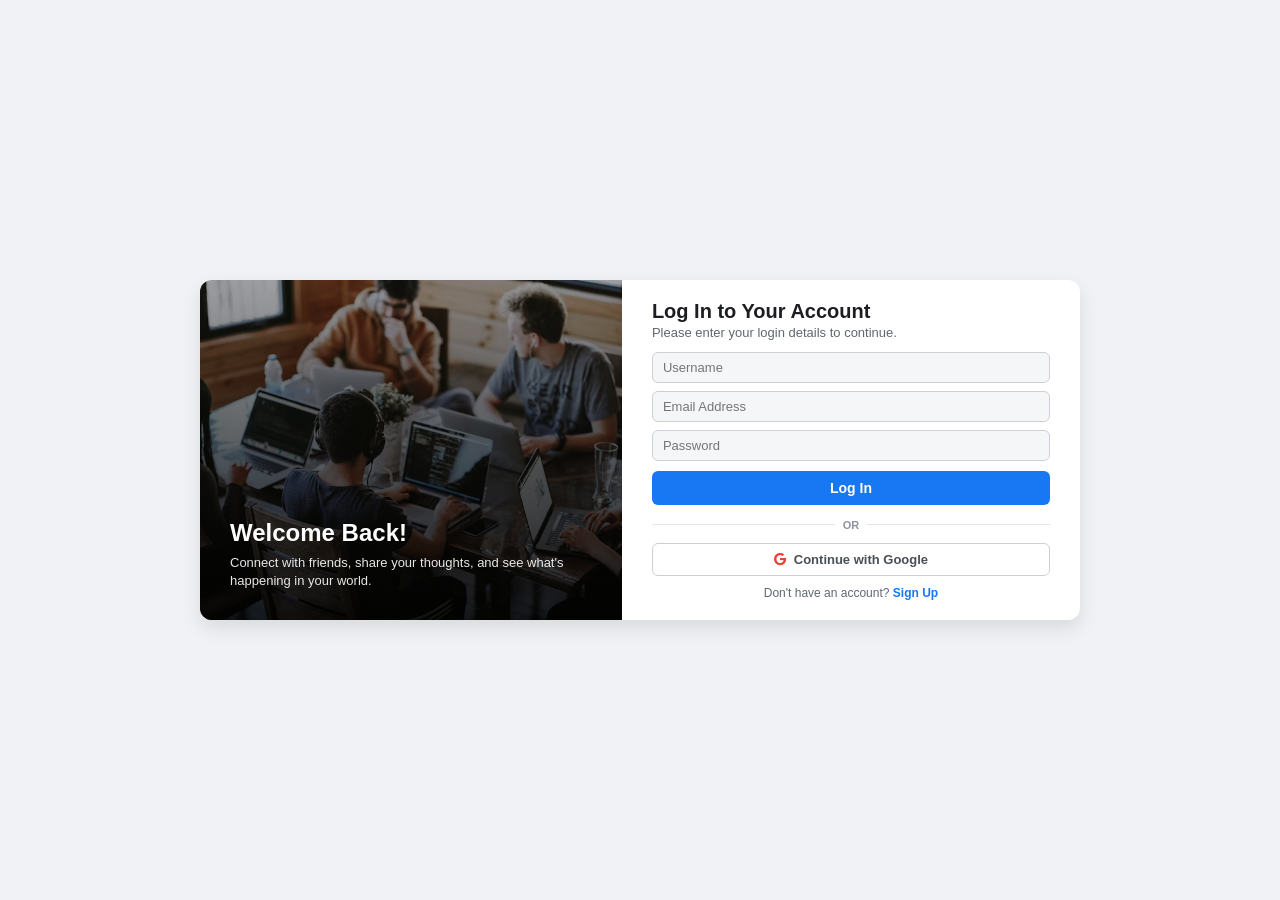
<file: index.html>
<!DOCTYPE html>
<html lang="en">

<head>
    <meta charset="UTF-8">
    <meta name="viewport" content="width=device-width, initial-scale=1.0">
    <title>Home - SocialApp</title>
    <link rel="stylesheet" href="assets/css/profile.css">
    <link rel="stylesheet" href="assets/css/home.css">
    <link rel="stylesheet" href="https://cdnjs.cloudflare.com/ajax/libs/font-awesome/6.4.0/css/all.min.css">
</head>

<body>

    <script src="assets/js/theme.js"></script>

    <div class="app-container">

        <!-- Left Sidebar Navigation -->
        <aside class="sidebar">
            <div class="sidebar-brand">
                <i class="fa-solid fa-share-nodes"></i>
                <h2>SocialApp</h2>
            </div>

            <ul class="sidebar-menu">
                <li><a href="index.html" class="active"><i class="fa-solid fa-house"></i> <span>Home</span></a></li>
                <li><a href="profile.html"><i class="fa-solid fa-user"></i> <span>Profile</span></a></li>
                <li><a href="explorer.html"><i class="fa-solid fa-compass"></i> <span>Explore</span></a></li>
                <li><a href="search.html"><i class="fa-solid fa-magnifying-glass"></i> <span>Search</span></a></li>
                <li><a href="settings.html"><i class="fa-solid fa-gear"></i> <span>Settings</span></a></li>
            </ul>

            <a href="profile.html" class="sidebar-user">
                <img id="sidebarUserDp" src="" alt="Your DP">
                <div class="sidebar-user-info">
                    <span class="sidebar-user-name" id="sidebarUserName">Loading...</span>
                    <span class="sidebar-user-handle" id="sidebarUserHandle">@user</span>
                </div>
            </a>

            <button id="logoutBtn" class="btn-logout-sidebar">
                <i class="fa-solid fa-right-from-bracket"></i> <span>Logout</span>
            </button>
        </aside>

        <!-- Main Feed Content Area -->
        <main class="main-content">

            <!-- Create Post Trigger Card -->
            <div class="create-post-card">
                <img id="homeUserDp" src="" alt="DP">
                <button id="openPostModalBtn" class="create-post-trigger">What's on your mind?</button>
            </div>

            <!-- Home Global Feed -->
            <div class="posts-section">
                <h3><i class="fa-solid fa-newspaper"></i> News Feed</h3>
                <div class="posts-feed" id="homePostsFeed">
                    <!-- Dynamic Global Posts Render Here -->
                </div>
            </div>

        </main>
    </div>

    <!-- Mobile Bottom Navigation Bar -->
    <nav class="mobile-bottom-nav">
        <a href="index.html" class="active"><i class="fa-solid fa-house"></i></a>
        <a href="explorer.html"><i class="fa-solid fa-compass"></i></a>
        <a href="#" id="mobileCreatePostBtn"><i class="fa-solid fa-plus-circle" style="color: #1877f2;"></i></a>
        <a href="search.html"><i class="fa-solid fa-magnifying-glass"></i></a>
        <a href="profile.html"><i class="fa-solid fa-user"></i></a>
    </nav>

    <!-- Modal: Create Post -->
    <div class="modal-overlay hidden" id="postModal">
        <div class="modal-card">
            <div class="modal-header">
                <h3>Create New Post</h3>
                <button class="close-btn" id="closePostModal">&times;</button>
            </div>
            <form id="createPostForm">
                <textarea id="postCaption" placeholder="What's on your mind?..." rows="3"></textarea>

                <div class="media-type-options">
                    <label><input type="radio" name="mediaSource" value="none" checked> Text Only</label>
                    <label><input type="radio" name="mediaSource" value="file"> Upload File</label>
                    <label><input type="radio" name="mediaSource" value="url"> Image/Video URL</label>
                    <label><input type="radio" name="mediaSource" value="youtube"> YouTube Video</label>
                </div>

                <div class="media-input-group hidden" id="fileUploadGroup">
                    <input type="file" id="postMediaFile" accept="image/*,video/*">
                </div>

                <div class="media-input-group hidden" id="urlUploadGroup">
                    <input type="url" id="postMediaUrl" placeholder="Paste Image or Video URL...">
                </div>

                <div class="media-input-group hidden" id="youtubeUploadGroup">
                    <input type="url" id="postYoutubeUrl" placeholder="Paste YouTube video link (e.g. https://youtube.com/watch?v=...)">
                </div>

                <button type="submit" class="btn btn-primary btn-full mt-10"><i class="fa-solid fa-paper-plane"></i>
                    Publish Post</button>
            </form>
        </div>
    </div>

    <script src="assets/js/home.js"></script>
</body>

</html>
</file>
<file: assets/css/profile.css>
* {
    margin: 0;
    padding: 0;
    box-sizing: border-box;
    font-family: 'Segoe UI', Tahoma, Geneva, Verdana, sans-serif;
}

body {
    background-color: #f0f2f5;
    color: #1c1e21;
}

/* App Main Layout Grid */
.app-container {
    display: flex;
    min-height: 100vh;
}

/* Laptop Sidebar Styling */
.sidebar {
    width: 250px;
    background: #ffffff;
    border-right: 1px solid #e4e6eb;
    padding: 20px 15px;
    position: fixed;
    height: 100vh;
    display: flex;
    flex-direction: column;
    justify-content: space-between;
}

.sidebar-brand {
    display: flex;
    align-items: center;
    gap: 12px;
    font-size: 20px;
    color: #1877f2;
    margin-bottom: 30px;
    padding-left: 10px;
}

.sidebar-menu {
    list-style: none;
    display: flex;
    flex-direction: column;
    gap: 8px;
}

.sidebar-menu a {
    display: flex;
    align-items: center;
    gap: 15px;
    padding: 12px 15px;
    text-decoration: none;
    color: #4b4f56;
    font-weight: 600;
    border-radius: 8px;
    transition: 0.2s;
}

.sidebar-menu a:hover,
.sidebar-menu a.active {
    background: #e7f3ff;
    color: #1877f2;
}

/* Sidebar User Avatar (shown above Logout on every app page) */
.sidebar-user {
    display: flex;
    align-items: center;
    gap: 10px;
    padding: 10px;
    margin-bottom: 10px;
    border-radius: 8px;
    background: #f0f2f5;
    text-decoration: none;
}

.sidebar-user img {
    width: 38px;
    height: 38px;
    border-radius: 50%;
    object-fit: cover;
    flex-shrink: 0;
}

.sidebar-user-info {
    display: flex;
    flex-direction: column;
    overflow: hidden;
}

.sidebar-user-name {
    font-size: 13px;
    font-weight: 700;
    color: #1c1e21;
    white-space: nowrap;
    overflow: hidden;
    text-overflow: ellipsis;
}

.sidebar-user-handle {
    font-size: 12px;
    color: #65676b;
    white-space: nowrap;
    overflow: hidden;
    text-overflow: ellipsis;
}

.btn-logout-sidebar {
    background: #fee2e2;
    color: #dc2626;
    border: none;
    padding: 12px 15px;
    border-radius: 8px;
    font-weight: 600;
    cursor: pointer;
    display: flex;
    align-items: center;
    gap: 12px;
    width: 100%;
}

/* Main Content Styling */
.main-content {
    margin-left: 250px;
    flex: 1;
    padding: 25px 40px;
    max-width: 900px;
}

/* Profile Card Area */
.profile-card {
    background: #ffffff;
    border-radius: 12px;
    overflow: hidden;
    box-shadow: 0 2px 10px rgba(0, 0, 0, 0.05);
    margin-bottom: 25px;
}

.cover-photo-box {
    height: 200px;
    background: linear-gradient(135deg, #1877f2, #00c6ff);
    position: relative;
}

.cover-img {
    width: 100%;
    height: 100%;
    object-fit: cover;
}

.cover-edit-btn {
    position: absolute;
    bottom: 12px;
    right: 12px;
    background: rgba(0, 0, 0, 0.55);
    color: #fff;
    border: none;
    padding: 8px 14px;
    border-radius: 20px;
    font-size: 12px;
    font-weight: 600;
    cursor: pointer;
    display: flex;
    align-items: center;
    gap: 6px;
    backdrop-filter: blur(2px);
}

.cover-edit-btn:hover {
    background: rgba(0, 0, 0, 0.75);
}

.profile-header-details {
    display: flex;
    justify-content: space-between;
    align-items: flex-end;
    padding: 0 25px;
    margin-top: -50px;
}

.dp-container {
    width: 120px;
    height: 120px;
    border-radius: 50%;
    border: 4px solid #ffffff;
    background: #e4e6eb;
    overflow: hidden;
    box-shadow: 0 4px 8px rgba(0, 0, 0, 0.1);
}

.profile-dp {
    width: 100%;
    height: 100%;
    object-fit: cover;
}

.profile-actions {
    display: flex;
    gap: 10px;
    margin-bottom: 10px;
}

.btn {
    padding: 9px 18px;
    border-radius: 6px;
    font-weight: 600;
    font-size: 13px;
    cursor: pointer;
    border: none;
    display: flex;
    align-items: center;
    gap: 8px;
}

.btn-primary {
    background: #1877f2;
    color: #fff;
}

.btn-primary:hover {
    background: #166fe5;
}

.btn-secondary {
    background: #e4e6eb;
    color: #1c1e21;
}

.btn-secondary:hover {
    background: #d8dadf;
}

.user-bio-section {
    padding: 15px 25px 20px 25px;
}

.user-bio-section h2 {
    font-size: 22px;
    margin-bottom: 2px;
}

.user-handle {
    color: #606770;
    font-size: 14px;
    margin-bottom: 10px;
}

.user-bio {
    font-size: 14px;
    color: #333;
    margin-bottom: 8px;
}

.user-location {
    font-size: 13px;
    color: #606770;
    margin-bottom: 15px;
}

/* Stats Counter */
.stats-counter {
    display: flex;
    gap: 35px;
    border-top: 1px solid #e4e6eb;
    padding-top: 15px;
}

.stat-box {
    display: flex;
    flex-direction: column;
    align-items: center;
}

.stat-number {
    font-size: 17px;
    font-weight: 700;
    color: #1c1e21;
}

.stat-label {
    font-size: 12px;
    color: #606770;
}

/* Feed Posts */
.posts-section h3 {
    margin-bottom: 15px;
    font-size: 18px;
    color: #1c1e21;
}

.posts-feed {
    display: flex;
    flex-direction: column;
    gap: 15px;
}

.no-posts {
    background: #ffffff;
    padding: 35px;
    text-align: center;
    border-radius: 10px;
    color: #606770;
}

.post-card {
    background: #ffffff;
    border-radius: 10px;
    padding: 18px;
    box-shadow: 0 2px 8px rgba(0, 0, 0, 0.04);
}

.post-header {
    display: flex;
    justify-content: space-between;
    align-items: center;
    margin-bottom: 12px;
}

.post-author {
    display: flex;
    align-items: center;
    gap: 10px;
}

.post-author img {
    width: 40px;
    height: 40px;
    border-radius: 50%;
    object-fit: cover;
}

.post-author h4 {
    font-size: 14px;
}

.post-author span {
    font-size: 11px;
    color: #8d949e;
}

.delete-btn {
    background: none;
    border: none;
    color: #e41e3f;
    cursor: pointer;
    font-size: 15px;
}

.post-caption {
    font-size: 14px;
    margin-bottom: 10px;
    line-height: 1.4;
}

.post-media {
    width: 100%;
    max-height: 420px;
    object-fit: contain;
    background: #000;
    border-radius: 8px;
    margin-top: 8px;
    cursor: pointer;
}

/* Modals */
.modal-overlay {
    position: fixed;
    top: 0;
    left: 0;
    width: 100%;
    height: 100%;
    background: rgba(0, 0, 0, 0.5);
    display: flex;
    justify-content: center;
    align-items: center;
    z-index: 1000;
}

.modal-overlay.hidden {
    display: none;
}

.modal-card {
    background: #fff;
    width: 90%;
    max-width: 450px;
    padding: 20px;
    border-radius: 10px;
}

.modal-header {
    display: flex;
    justify-content: space-between;
    align-items: center;
    margin-bottom: 15px;
}

.close-btn {
    background: none;
    border: none;
    font-size: 22px;
    cursor: pointer;
}

.modal-card input[type="text"],
.modal-card input[type="url"],
.modal-card textarea {
    width: 100%;
    padding: 10px;
    margin-top: 5px;
    margin-bottom: 12px;
    border: 1px solid #ccd0d5;
    border-radius: 6px;
    outline: none;
}

.media-type-options {
    display: flex;
    flex-wrap: wrap;
    gap: 10px;
    font-size: 12px;
    margin-bottom: 12px;
}

.media-input-group.hidden {
    display: none;
}

.modal-card label.field-label {
    display: block;
    font-size: 12px;
    font-weight: 600;
    color: #606770;
    margin-top: 10px;
    margin-bottom: 2px;
}

/* YouTube Embed inside posts */
.youtube-embed-wrap {
    position: relative;
    width: 100%;
    padding-top: 56.25%;
    /* 16:9 */
    border-radius: 8px;
    overflow: hidden;
    margin-top: 8px;
    background: #000;
}

.youtube-embed-wrap iframe {
    position: absolute;
    top: 0;
    left: 0;
    width: 100%;
    height: 100%;
    border: none;
}

.btn-full {
    width: 100%;
    justify-content: center;
    padding: 10px;
}

.mt-10 {
    margin-top: 10px;
}

/* Mobile Bottom Navigation Bar */
.mobile-bottom-nav {
    display: none;
}

/* Responsive adjustments */
@media (max-width: 768px) {
    .sidebar {
        display: none;
    }

    .main-content {
        margin-left: 0;
        padding: 15px;
        margin-bottom: 60px;
    }

    .profile-header-details {
        flex-direction: column;
        align-items: center;
        text-align: center;
    }

    .dp-container {
        margin-top: -60px;
    }

    .profile-actions {
        margin-top: 15px;
    }

    .user-bio-section {
        text-align: center;
    }

    .stats-counter {
        justify-content: center;
    }

    .mobile-bottom-nav {
        display: flex;
        justify-content: space-around;
        align-items: center;
        position: fixed;
        bottom: 0;
        left: 0;
        width: 100%;
        background: #ffffff;
        border-top: 1px solid #e4e6eb;
        padding: 10px 0;
        z-index: 999;
    }

    .mobile-bottom-nav a {
        color: #606770;
        font-size: 20px;
        text-decoration: none;
    }

    .mobile-bottom-nav a.active {
        color: #1877f2;
    }
}

/* ============================================
   DARK MODE — shared across every page
   (profile.css is loaded on all pages, so this
   applies everywhere the theme toggle is used)
   ============================================ */
body.dark-mode {
    background-color: #18191a;
    color: #e4e6eb;
}

body.dark-mode .sidebar,
body.dark-mode .mobile-bottom-nav,
body.dark-mode .profile-card,
body.dark-mode .post-card,
body.dark-mode .no-posts,
body.dark-mode .modal-card,
body.dark-mode .create-post-card,
body.dark-mode .user-card,
body.dark-mode .no-users-found,
body.dark-mode .search-placeholder,
body.dark-mode .searched-user-profile,
body.dark-mode .search-post-card,
body.dark-mode .no-posts-msg,
body.dark-mode .no-user-found,
body.dark-mode .setting-card,
body.dark-mode .sidebar-user {
    background-color: #242526;
    color: #e4e6eb;
    border-color: #3e4042;
}

body.dark-mode .sidebar {
    border-right-color: #3e4042;
}

body.dark-mode .sidebar-menu a {
    color: #b0b3b8;
}

body.dark-mode .sidebar-menu a:hover,
body.dark-mode .sidebar-menu a.active {
    background: #263951;
    color: #4599ff;
}

body.dark-mode .sidebar-brand,
body.dark-mode .user-card-name,
body.dark-mode .searched-info h3,
body.dark-mode .search-post-text,
body.dark-mode .stat-number,
body.dark-mode .explore-header h2,
body.dark-mode .search-header h2,
body.dark-mode .settings-header h2,
body.dark-mode .posts-section h3,
body.dark-mode .user-posts-section h3,
body.dark-mode .setting-header h3,
body.dark-mode .form-group label,
body.dark-mode .theme-toggle-container,
body.dark-mode .user-bio-section h2 {
    color: #e4e6eb;
}

body.dark-mode .user-handle,
body.dark-mode .user-location,
body.dark-mode .stat-label,
body.dark-mode .user-card-handle,
body.dark-mode .searched-info .handle,
body.dark-mode .post-author span,
body.dark-mode .explore-header p,
body.dark-mode .settings-header p,
body.dark-mode .setting-header p,
body.dark-mode .search-input-box i {
    color: #b0b3b8;
}

body.dark-mode .user-bio,
body.dark-mode .user-card-bio,
body.dark-mode .searched-info .bio,
body.dark-mode .post-caption,
body.dark-mode .comment-item strong {
    color: #d4d6d9;
}

body.dark-mode .sidebar-user-handle {
    color: #b0b3b8;
}

body.dark-mode .stats-counter,
body.dark-mode .setting-header,
body.dark-mode .post-actions-bar {
    border-color: #3e4042;
}

body.dark-mode .comments-container {
    border-top-color: #3e4042;
}

body.dark-mode .comment-item {
    background: #3a3b3c;
}

body.dark-mode input,
body.dark-mode textarea,
body.dark-mode .modal-card input[type="text"],
body.dark-mode .modal-card input[type="url"],
body.dark-mode .modal-card textarea,
body.dark-mode .search-input-box input,
body.dark-mode .comment-input-box input {
    background-color: #3a3b3c;
    color: #e4e6eb;
    border-color: #4e4f50;
}

body.dark-mode .create-post-trigger {
    background: #3a3b3c;
    color: #b0b3b8;
}

body.dark-mode .create-post-trigger:hover {
    background: #4e4f50;
}

body.dark-mode .btn-secondary {
    background: #3a3b3c;
    color: #e4e6eb;
}

body.dark-mode .btn-secondary:hover {
    background: #4e4f50;
}

body.dark-mode .btn-view-profile {
    background: #3a3b3c;
    color: #e4e6eb;
}

body.dark-mode .btn-view-profile:hover {
    background: #4e4f50;
}

body.dark-mode .btn-follow.following,
body.dark-mode .btn-follow-user.following {
    background: #3a3b3c;
    color: #e4e6eb;
}

body.dark-mode .action-btn {
    color: #b0b3b8;
}

body.dark-mode .action-btn:hover {
    background: #3a3b3c;
    color: #4599ff;
}

body.dark-mode .dp-container {
    border-color: #242526;
    background: #3a3b3c;
}

body.dark-mode .close-btn {
    color: #e4e6eb;
}
</file>
<file: assets/css/home.css>
/* Create Post Quick Bar */
.create-post-card {
    background: #ffffff;
    padding: 15px;
    border-radius: 12px;
    display: flex;
    align-items: center;
    gap: 12px;
    box-shadow: 0 2px 8px rgba(0, 0, 0, 0.04);
    margin-bottom: 25px;
}

.create-post-card img {
    width: 42px;
    height: 42px;
    border-radius: 50%;
    object-fit: cover;
}

.create-post-trigger {
    flex: 1;
    background: #f0f2f5;
    border: none;
    border-radius: 20px;
    padding: 12px 18px;
    text-align: left;
    color: #65676b;
    font-size: 14px;
    cursor: pointer;
    transition: background 0.2s;
}

.create-post-trigger:hover {
    background: #e4e6eb;
}

/* Post Action Buttons (Like, Comment, Share, Follow) */
.post-actions-bar {
    display: flex;
    justify-content: space-around;
    border-top: 1px solid #eef0f3;
    border-bottom: 1px solid #eef0f3;
    padding: 8px 0;
    margin-top: 12px;
}

.action-btn {
    background: transparent;
    border: none;
    color: #65676b;
    font-weight: 600;
    font-size: 13px;
    cursor: pointer;
    padding: 8px 12px;
    border-radius: 6px;
    display: flex;
    align-items: center;
    gap: 6px;
    transition: all 0.2s;
}

.action-btn:hover {
    background: #f2f3f5;
    color: #1877f2;
}

.action-btn.liked {
    color: #e41e3f;
}

.btn-follow {
    background: #e7f3ff;
    color: #1877f2;
    border: none;
    padding: 5px 12px;
    border-radius: 6px;
    font-size: 12px;
    font-weight: 600;
    cursor: pointer;
    transition: 0.2s;
}

.btn-follow.following {
    background: #e4e6eb;
    color: #1c1e21;
}

/* Comments Section Area */
.comments-container {
    margin-top: 12px;
    padding-top: 10px;
    border-top: 1px dashed #eef0f3;
}

.comment-input-box {
    display: flex;
    gap: 8px;
    margin-top: 8px;
}

.comment-input-box input {
    flex: 1;
    padding: 8px 12px;
    border: 1px solid #ccd0d5;
    border-radius: 20px;
    font-size: 13px;
    outline: none;
}

.comments-list {
    display: flex;
    flex-direction: column;
    gap: 6px;
    margin-bottom: 8px;
    max-height: 150px;
    overflow-y: auto;
}

.comment-item {
    background: #f0f2f5;
    padding: 6px 12px;
    border-radius: 12px;
    font-size: 12px;
}

.comment-item strong {
    color: #1c1e21;
}
</file>
<file: assets/css/explorer.css>
/* Explore Page Layout */
.explore-header {
    margin-bottom: 25px;
}

.explore-header h2 {
    font-size: 24px;
    color: #1c1e21;
    display: flex;
    align-items: center;
    gap: 10px;
}

.explore-header p {
    color: #65676b;
    font-size: 14px;
    margin-top: 4px;
}

/* User Grid Layout */
.users-grid {
    display: grid;
    grid-template-columns: repeat(auto-fill, minmax(240px, 1fr));
    gap: 20px;
}

/* User Card Component */
.user-card {
    background: #ffffff;
    border-radius: 12px;
    padding: 20px;
    text-align: center;
    box-shadow: 0 2px 8px rgba(0,0,0,0.06);
    display: flex;
    flex-direction: column;
    align-items: center;
    transition: transform 0.2s, box-shadow 0.2s;
}

.user-card:hover {
    transform: translateY(-4px);
    box-shadow: 0 4px 12px rgba(0,0,0,0.1);
}

.user-card-dp {
    width: 75px;
    height: 75px;
    border-radius: 50%;
    object-fit: cover;
    margin-bottom: 12px;
    border: 3px solid #1877f2;
}

.user-card-name {
    font-size: 16px;
    font-weight: 700;
    color: #1c1e21;
    margin-bottom: 2px;
}

.user-card-handle {
    font-size: 13px;
    color: #65676b;
    margin-bottom: 8px;
}

.user-card-bio {
    font-size: 12px;
    color: #4b4c4f;
    margin-bottom: 15px;
    line-height: 1.4;
    max-height: 34px;
    overflow: hidden;
    word-break: break-word;
}

.user-card-actions {
    display: flex;
    gap: 8px;
    width: 100%;
    margin-top: auto;
}

.user-card-actions .btn {
    flex: 1;
    padding: 8px 10px;
    font-size: 12px;
    font-weight: 600;
    border-radius: 8px;
    cursor: pointer;
}

.btn-view-profile {
    background: #f0f2f5;
    color: #1c1e21;
    border: none;
}

.btn-view-profile:hover {
    background: #e4e6eb;
}

.btn-follow-user {
    background: #1877f2;
    color: #ffffff;
    border: none;
}

.btn-follow-user.following {
    background: #e4e6eb;
    color: #1c1e21;
}

.no-users-found {
    grid-column: 1 / -1;
    text-align: center;
    padding: 40px;
    background: #ffffff;
    border-radius: 12px;
    color: #65676b;
}
</file>
<file: assets/css/signup.css>
/* Basic Reset & Box Sizing */
* {
    box-sizing: border-box;
    margin: 0;
    padding: 0;
    font-family: 'Segoe UI', Tahoma, Geneva, Verdana, sans-serif;
}

body {
    background-color: #f0f2f5;
    display: flex;
    justify-content: center;
    align-items: center;
    min-height: 100vh;
    padding: 15px;
}

/* Main Container */
.signup-container {
    display: flex;
    width: 880px;
    max-width: 98%;
    background: #ffffff;
    border-radius: 12px;
    box-shadow: 0 8px 20px rgba(0, 0, 0, 0.1);
    overflow: hidden;
}

/* Left Side (Image with Gradient Overlay) */
.signup-left {
    flex: 1;
    position: relative;
    display: flex;
    align-items: flex-end;
    padding: 30px;
    color: #ffffff;
    background: url('/assets/images/signup\ and\ login\ image.avif') center/cover no-repeat;
}

.signup-left::before {
    content: '';
    position: absolute;
    top: 0;
    left: 0;
    right: 0;
    bottom: 0;
    background: linear-gradient(to bottom, rgba(0, 0, 0, 0.2), rgba(0, 0, 0, 0.85));
}

.overlay-text {
    position: relative;
    z-index: 1;
}

.overlay-text h2 {
    font-size: 24px;
    font-weight: 700;
    margin-bottom: 6px;
    line-height: 1.2;
}

.overlay-text p {
    font-size: 13px;
    opacity: 0.9;
    line-height: 1.4;
}

/* Right Side (Form Area - Compact Padding & No Internal Scrollbar) */
.signup-right {
    flex: 1.1;
    padding: 20px 30px;
    display: flex;
    flex-direction: column;
    justify-content: center;
}

.form-wrapper h2 {
    font-size: 20px;
    color: #1c1e21;
    margin-bottom: 2px;
}

.form-wrapper>p {
    color: #606770;
    margin-bottom: 12px;
    font-size: 13px;
}

/* Form Inputs Layout */
.input-group {
    display: flex;
    gap: 8px;
    margin-bottom: 8px;
}

.input-group input {
    flex: 1;
}

form input:not([type="radio"]):not([type="file"]),
form textarea {
    width: 100%;
    padding: 7px 10px;
    margin-bottom: 8px;
    border: 1px solid #ccd0d5;
    border-radius: 6px;
    outline: none;
    font-size: 13px;
    color: #1c1e21;
    background-color: #f5f6f7;
    transition: all 0.2s ease-in-out;
}

.input-group input:not([type="radio"]) {
    margin-bottom: 0;
}

form input:not([type="radio"]):not([type="file"]):focus,
form textarea:focus {
    border-color: #1877f2;
    background-color: #ffffff;
    box-shadow: 0 0 0 2px rgba(24, 119, 242, 0.2);
}

/* Textarea / Bio */
textarea {
    resize: none;
    min-height: 42px;
}

/* Gender Radio Section */
.gender-group {
    align-items: center;
    justify-content: flex-start;
    gap: 12px;
    font-size: 13px;
    color: #4b4f56;
    margin-bottom: 8px;
}

.gender-title {
    font-weight: 600;
    color: #1c1e21;
}

.gender-group label {
    display: flex;
    align-items: center;
    gap: 4px;
    cursor: pointer;
}

/* Profile Picture Upload Section */
.profile-pic-container {
    background: #f8f9fa;
    border: 1px dashed #ccd0d5;
    border-radius: 6px;
    padding: 8px 10px;
    margin-bottom: 8px;
}

.section-label {
    font-size: 12px;
    font-weight: 600;
    color: #1c1e21;
    margin-bottom: 4px;
}

.pic-input-wrapper {
    display: flex;
    align-items: center;
    gap: 6px;
    font-size: 11px;
    color: #606770;
}

.pic-input-wrapper input[type="file"] {
    font-size: 11px;
    color: #4b4f56;
}

.or-text {
    text-align: center;
    font-size: 10px;
    font-weight: bold;
    color: #8d949e;
    margin: 3px 0;
}

/* Buttons */
.btn-primary {
    width: 100%;
    padding: 9px;
    background: #1877f2;
    color: #ffffff;
    border: none;
    border-radius: 6px;
    font-size: 14px;
    font-weight: 600;
    cursor: pointer;
    transition: background-color 0.2s ease;
    margin-top: 2px;
}

.btn-primary:hover {
    background: #166fe5;
}

/* Divider */
.divider {
    text-align: center;
    margin: 10px 0;
    position: relative;
}

.divider::before {
    content: "";
    position: absolute;
    left: 0;
    top: 50%;
    width: 100%;
    height: 1px;
    background: #e4e6eb;
    z-index: 1;
}

.divider span {
    background: #ffffff;
    padding: 0 8px;
    color: #8d949e;
    font-size: 11px;
    font-weight: 600;
    position: relative;
    z-index: 2;
}

/* Google Button */
.btn-google {
    width: 100%;
    padding: 8px;
    background: #ffffff;
    border: 1px solid #ccd0d5;
    border-radius: 6px;
    font-size: 13px;
    font-weight: 600;
    color: #4b4f56;
    cursor: pointer;
    display: flex;
    justify-content: center;
    align-items: center;
    gap: 8px;
    transition: background-color 0.2s ease;
}

.btn-google:hover {
    background-color: #f5f6f7;
}

/* Log In Link */
.login-link {
    text-align: center;
    margin-top: 10px;
    font-size: 12px;
    color: #606770;
}

.login-link a {
    color: #1877f2;
    text-decoration: none;
    font-weight: 600;
}

.login-link a:hover {
    text-decoration: underline;
}

/* Full Screen Loader */
.loader-overlay {
    position: fixed;
    top: 0;
    left: 0;
    width: 100%;
    height: 100%;
    background: rgba(255, 255, 255, 0.92);
    display: flex;
    flex-direction: column;
    justify-content: center;
    align-items: center;
    z-index: 9999;
}

.loader-overlay.hidden {
    display: none;
}

.spinner {
    width: 45px;
    height: 45px;
    border: 4px solid #e4e6eb;
    border-top: 4px solid #1877f2;
    border-radius: 50%;
    animation: spin 0.9s linear infinite;
    margin-bottom: 12px;
}

@keyframes spin {
    0% {
        transform: rotate(0deg);
    }

    100% {
        transform: rotate(360deg);
    }
}

/* Mobile Responsiveness */
@media (max-width: 768px) {
    .signup-container {
        flex-direction: column;
        width: 100%;
        max-width: 440px;
        box-shadow: none;
        border-radius: 0;
    }

    .signup-left {
        display: none;
    }

    .signup-right {
        padding: 20px 15px;
    }
}
</file>
<file: assets/css/search.css>
/* Search Page Styling */
.search-header {
    margin-bottom: 25px;
}

.search-header h2 {
    font-size: 24px;
    color: #1c1e21;
    display: flex;
    align-items: center;
    gap: 10px;
    margin-bottom: 15px;
}

.search-input-box {
    position: relative;
    width: 100%;
    max-width: 600px;
}

.search-input-box i {
    position: absolute;
    left: 15px;
    top: 50%;
    transform: translateY(-50%);
    color: #65676b;
}

.search-input-box input {
    width: 100%;
    padding: 12px 15px 12px 45px;
    border: 1px solid #ccd0d5;
    border-radius: 25px;
    font-size: 15px;
    outline: none;
    background: #ffffff;
    transition: border-color 0.2s;
}

.search-input-box input:focus {
    border-color: #1877f2;
    box-shadow: 0 0 0 2px rgba(24, 119, 242, 0.2);
}

/* Placeholder State */
.search-placeholder {
    text-align: center;
    padding: 60px 20px;
    background: #ffffff;
    border-radius: 12px;
    color: #65676b;
    box-shadow: 0 2px 6px rgba(0,0,0,0.04);
}

.search-placeholder i {
    font-size: 40px;
    color: #1877f2;
    margin-bottom: 15px;
}

/* Searched User Profile Box */
.searched-user-profile {
    background: #ffffff;
    border-radius: 12px;
    padding: 20px;
    margin-bottom: 25px;
    box-shadow: 0 2px 8px rgba(0,0,0,0.06);
    display: flex;
    align-items: center;
    gap: 20px;
}

.searched-dp {
    width: 80px;
    height: 80px;
    border-radius: 50%;
    object-fit: cover;
    border: 3px solid #1877f2;
}

.searched-info h3 {
    font-size: 18px;
    color: #1c1e21;
    margin-bottom: 2px;
}

.searched-info .handle {
    font-size: 14px;
    color: #65676b;
    margin-bottom: 8px;
}

.searched-info .bio {
    font-size: 13px;
    color: #4b4c4f;
    margin-bottom: 12px;
}

.searched-actions {
    display: flex;
    gap: 10px;
}

.searched-actions .btn {
    padding: 6px 16px;
    font-size: 13px;
    font-weight: 600;
    border-radius: 6px;
    cursor: pointer;
    border: none;
}

.btn-view {
    background: #1877f2;
    color: #fff;
}

/* User Posts Section */
.user-posts-section h3 {
    font-size: 18px;
    margin-bottom: 15px;
    color: #1c1e21;
}

.search-posts-grid {
    display: flex;
    flex-direction: column;
    gap: 15px;
}

.search-post-card {
    background: #ffffff;
    border-radius: 12px;
    padding: 15px 20px;
    box-shadow: 0 2px 6px rgba(0,0,0,0.04);
}

.search-post-text {
    font-size: 14px;
    color: #1c1e21;
    margin-bottom: 10px;
    line-height: 1.5;
}

.search-post-img {
    width: 100%;
    max-height: 300px;
    object-fit: cover;
    border-radius: 8px;
}

.no-posts-msg, .no-user-found {
    background: #fff;
    padding: 30px;
    text-align: center;
    border-radius: 12px;
    color: #65676b;
}
</file>
<file: assets/css/settings.css>
/* Settings Page Styles */
.settings-header {
    margin-bottom: 25px;
}

.settings-header h2 {
    font-size: 24px;
    color: var(--text-color, #1c1e21);
    display: flex;
    align-items: center;
    gap: 10px;
}

.settings-header p {
    color: #65676b;
    font-size: 14px;
    margin-top: 4px;
}

.settings-wrapper {
    display: flex;
    flex-direction: column;
    gap: 20px;
    max-width: 650px;
}

.setting-card {
    background: var(--card-bg, #ffffff);
    border-radius: 12px;
    padding: 20px;
    box-shadow: 0 2px 8px rgba(0, 0, 0, 0.05);
}

.setting-header {
    display: flex;
    align-items: center;
    gap: 15px;
    margin-bottom: 18px;
    border-bottom: 1px solid var(--border-color, #eef0f3);
    padding-bottom: 12px;
}

.setting-header i {
    font-size: 22px;
    color: #1877f2;
}

.setting-header h3 {
    font-size: 16px;
    color: var(--text-color, #1c1e21);
    margin-bottom: 2px;
}

.setting-header p {
    font-size: 13px;
    color: #65676b;
}

/* Toggle Switch Styling */
.theme-toggle-container {
    display: flex;
    justify-content: space-between;
    align-items: center;
    font-weight: 600;
    color: var(--text-color, #1c1e21);
}

.switch {
    position: relative;
    display: inline-block;
    width: 50px;
    height: 26px;
}

.switch input {
    opacity: 0;
    width: 0;
    height: 0;
}

.slider {
    position: absolute;
    cursor: pointer;
    top: 0;
    left: 0;
    right: 0;
    bottom: 0;
    background-color: #ccc;
    transition: .3s;
}

.slider:before {
    position: absolute;
    content: "";
    height: 18px;
    width: 18px;
    left: 4px;
    bottom: 4px;
    background-color: white;
    transition: .3s;
}

input:checked+.slider {
    background-color: #1877f2;
}

input:checked+.slider:before {
    transform: translateX(24px);
}

.slider.round {
    border-radius: 34px;
}

.slider.round:before {
    border-radius: 50%;
}

/* Password Form */
.form-group {
    margin-bottom: 14px;
}

.form-group label {
    display: block;
    font-size: 13px;
    font-weight: 600;
    margin-bottom: 6px;
    color: var(--text-color, #1c1e21);
}

.form-group input {
    width: 100%;
    padding: 10px 14px;
    border: 1px solid var(--border-color, #ccd0d5);
    border-radius: 8px;
    font-size: 14px;
    background: var(--input-bg, #ffffff);
    color: var(--text-color, #1c1e21);
    outline: none;
}

.btn-save-pwd {
    background: #1877f2;
    color: #ffffff;
    border: none;
    padding: 10px 20px;
    border-radius: 8px;
    font-size: 14px;
    font-weight: 600;
    cursor: pointer;
    margin-top: 5px;
}

.btn-logout {
    background: #ffebe9;
    color: #e41e3f;
    border: 1px solid #ffc4c1;
    padding: 10px 20px;
    border-radius: 8px;
    font-size: 14px;
    font-weight: 600;
    cursor: pointer;
    width: 100%;
}

.btn-logout:hover {
    background: #e41e3f;
    color: #ffffff;
}

/* Dark mode for this page's components now lives in assets/css/profile.css,
   which is loaded on every page, so the theme applies everywhere consistently. */
</file>
